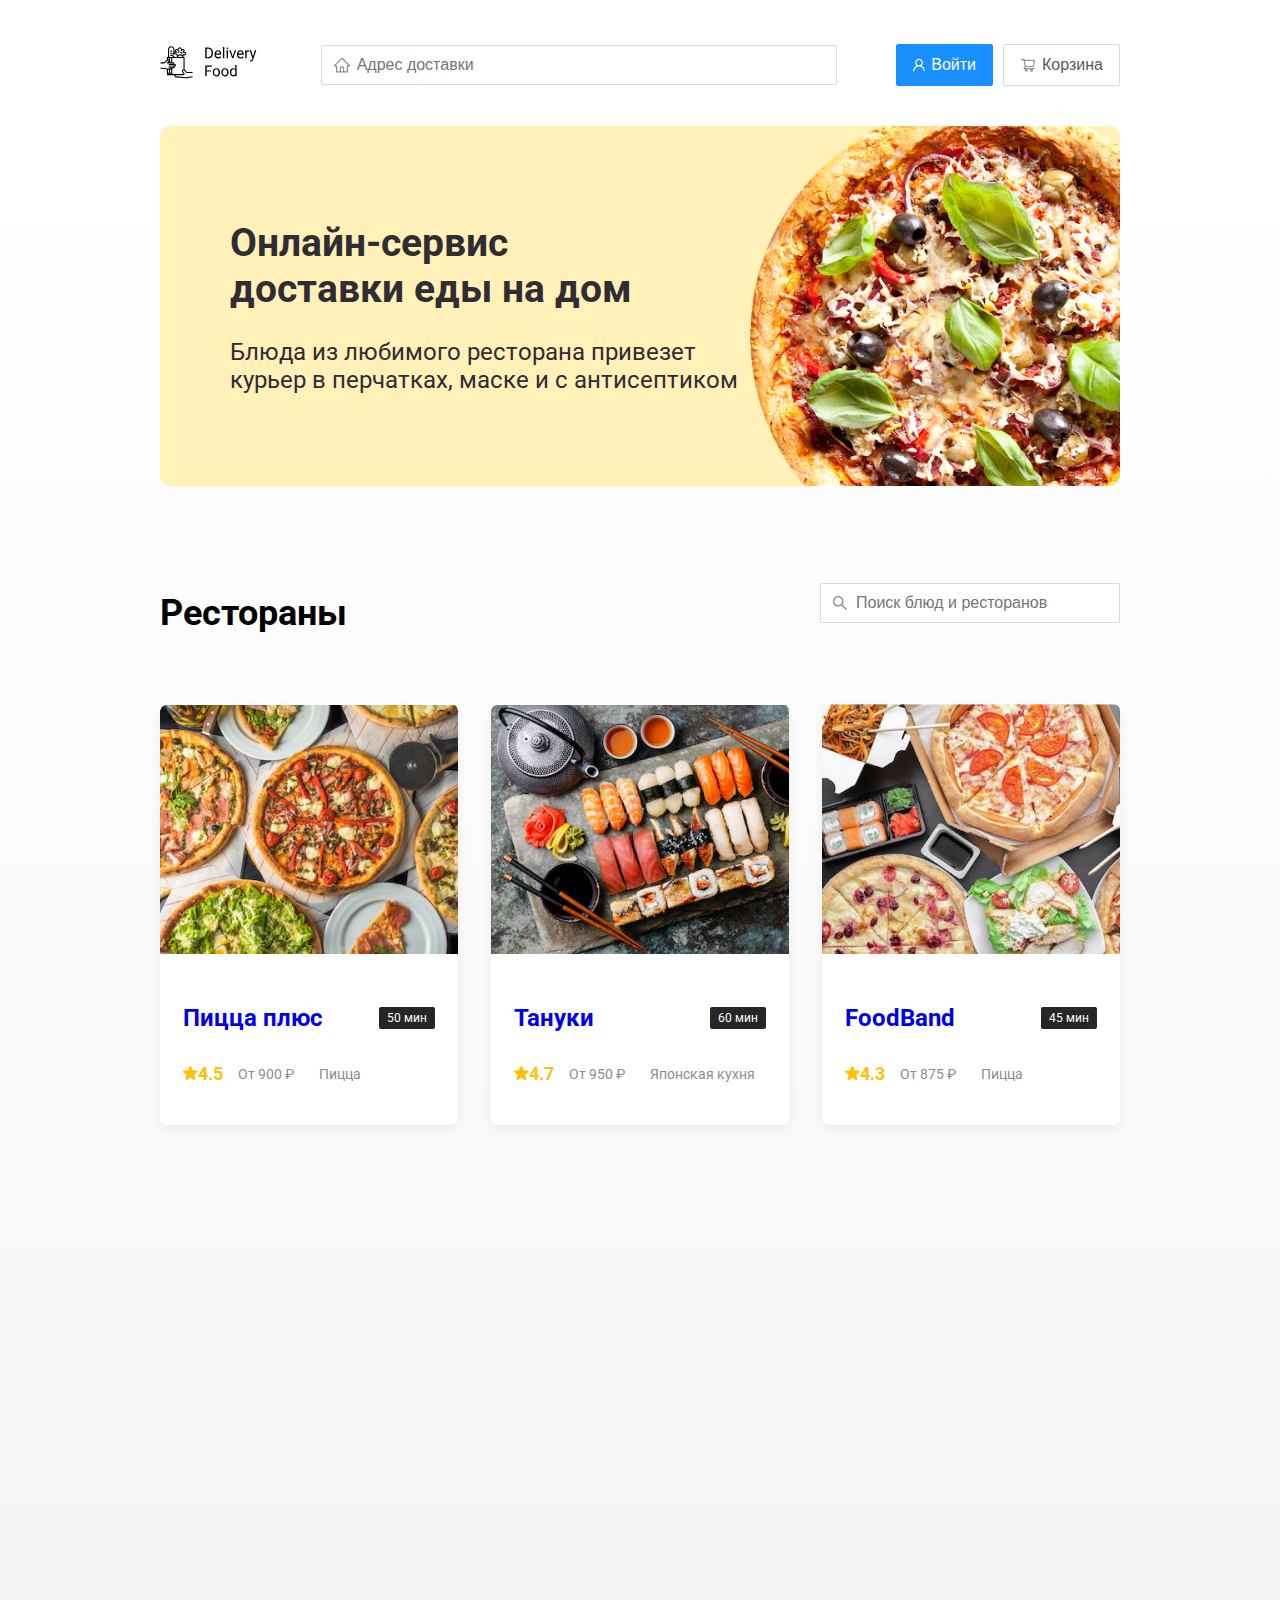
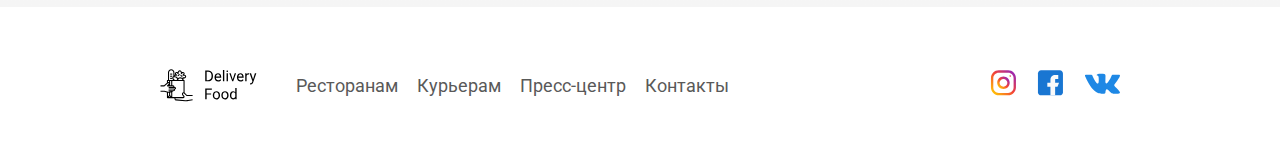
<file: index.html>
<!DOCTYPE html>
<html lang="en">
  <head>
    <link rel="stylesheet" href="css\style.css" />
    <link rel="stylesheet" href="css\normalize.css" />
    <link
      href="https://fonts.googleapis.com/css2?family=Roboto:wght@400;700&display=swap"
      rel="stylesheet"
    />
    <link rel="stylesheet" href="css\animate.css" />
    <meta charset="UTF-8" />
    <meta name="viewport" content="width=device-width, initial-scale=1.0" />
    <meta http-equiv="X-UA-Compatible" content="ie=edge" />
    <title>Delivery Food - доставка еды на дом</title>
  </head>
  <body>
    <div class="container">
      <header class="header">
        <a href="index.html" class="logo "
          ><img src="img\logo.svg" alt="logo" class="logo"
        /></a>
        <input
          type="text"
          class="input input-address"
          placeholder="Адрес доставки"
        />
        <div class="buttons">
          <button class="button button-primary">
            <img src="img/user.svg" alt="user" class="button-icon" /><span
              class="button-text"
              >Войти</span
            >
          </button>
          <button class="button" id="buy-button">
            <img src="img/buy.svg" alt="" class="button-icon" /><span
              class="button-text"
              >Корзина</span
            >
          </button>
        </div>
      </header>
    </div>

    <main class="main">
      <div class="container">
        <section class="promo">
          <h1 class="promo-title">
            Онлайн-сервис <br />
            доставки еды на дом
          </h1>
          <p class="promo-text">
            Блюда из любимого ресторана привезет курьер в перчатках, маске и с
            антисептиком
          </p>
        </section>
        <section class="restaurants">
          <div class="section-heading">
            <h2 class="section-tittle">Рестораны</h2>
          </div>
          <input
            type="text"
            class="input input-search"
            placeholder="Поиск блюд и ресторанов"
          />
        </section>

        <section class="cards">
          <a
            href="zhadina_pizza.html"
            class="card wow fadeInUp"
            data-wow-delay="0.2s"
          >
            <img src="img\pizzaplus.jpg" alt="" class="card-image" />
            <div class="card-text">
              <div class="card-heading">
                <h3 class="card-tittle">Пицца плюс</h3>
                <span class="card-tag tag">50 мин</span>
              </div>
              <div class="card-info">
                <div class="rating">
                  <img src="img\rating.svg" alt="star" />4.5
                </div>
                <div class="price">От 900 ₽</div>
                <div class="category">Пицца</div>
              </div>
            </div>
          </a>

          <a
            href="zhadina_pizza.html"
            class="card wow fadeInUp"
            data-wow-delay="0.4s"
          >
            <img src="img\tanuki2.jpg" alt="" / class="card-image">
            <div class="card-text">
              <div class="card-heading">
                <h3 class="card-tittle">Тануки</h3>
                <span class="card-tag tag">60 мин</span>
              </div>
              <div class="card-info">
                <div class="rating">
                  <img src="img\rating.svg" alt="star" />4.7
                </div>
                <div class="price">От 950 ₽</div>
                <div class="category">Японская кухня</div>
              </div>
            </div>
          </a>

          <a
            href="zhadina_pizza.html"
            class="card wow fadeInUp"
            data-wow-delay="0.6s"
          >
            <img src="img\foodband.jpg" alt="" / class="card-image">
            <div class="card-text">
              <div class="card-heading">
                <h3 class="card-tittle">FoodBand</h3>
                <span class="card-tag tag">45 мин</span>
              </div>
              <div class="card-info">
                <div class="rating">
                  <img src="img\rating.svg" alt="star" />4.3
                </div>
                <div class="price">От 875 ₽</div>
                <div class="category">Пицца</div>
              </div>
            </div>
          </a>

          <a
            href="zhadina_pizza.html"
            class="card wow fadeInUp"
            data-wow-delay="0.2s"
          >
            <img src="img\zhadina-pizza.jpg" alt="" / class="card-image">
            <div class="card-text">
              <div class="card-heading">
                <h3 class="card-tittle">Жадина пицца</h3>
                <span class="card-tag tag">55 мин</span>
              </div>
              <div class="card-info">
                <div class="rating">
                  <img src="img\rating.svg" alt="star" />4.8
                </div>
                <div class="price">От 920 ₽</div>
                <div class="category">Пицца</div>
              </div>
            </div>
          </a>

          <a
            href="zhadina_pizza.html"
            class="card wow fadeInUp"
            data-wow-delay="0.4s"
          >
            <img src="img\food2.jfif" alt="" / class="card-image">
            <div class="card-text">
              <div class="card-heading">
                <h3 class="card-tittle">Точка еды</h3>
                <span class="card-tag tag">40 мин</span>
              </div>
              <div class="card-info">
                <div class="rating">
                  <img src="img\rating.svg" alt="star" />4.5
                </div>
                <div class="price">От 780 ₽</div>
                <div class="category">Домашняя кухня</div>
              </div>
            </div>
          </a>

          <a
            href="zhadina_pizza.html"
            class="card wow fadeInUp"
            data-wow-delay="0.6s"
          >
            <img src="img\pizzaburger.jpg" alt="" / class="card-image">
            <div class="card-text">
              <div class="card-heading">
                <h3 class="card-tittle">PizzaBurger</h3>
                <span class="card-tag tag">30 мин</span>
              </div>
              <div class="card-info">
                <div class="rating">
                  <img src="img\rating.svg" alt="star" />4.5
                </div>
                <div class="price">От 200 ₽</div>
                <div class="category">Фаст фуд</div>
              </div>
            </div>
          </a>
        </section>
      </div>
    </main>

    <footer class="footer">
      <div class="container">
        <div class="footer-block">
          <img src="img\logo.svg" alt="logo" class="footer-logo" />
          <div class="footer-nav">
            <a href="#" class="footer-link">Ресторанам</a>
            <a href="#" class="footer-link">Курьерам</a>
            <a href="#" class="footer-link">Пресс-центр</a>
            <a href="#" class="footer-link">Контакты</a>
          </div>
          <div class="social-links">
            <a href="#" class="social-link"
              ><img src="img\inst.svg" alt="instagram"
            /></a>
            <a href="#" class="social-link"
              ><img src="img\fb.svg" alt="facebook"
            /></a>
            <a href="#" class="social-link"><img src="img\vk.svg" alt="vk"/></a>
          </div>
        </div>
      </div>
    </footer>

    <div class="modal">
      <div class="modal-dialog">
        <div class="modal-header">
          <h3 class="modal-tittle">Корзина</h3>
          <button class="close">&times;</button>
        </div>
        <div class="modal-body">
          <div class="food-row">
            <span class="food-name">Пепперони</span>
            <strong class="food-price">250 ₽</strong>
            <div class="food-couter">
              <button class="counter-button">-</button>
              <span class="counter">1</span>
              <button class="counter-button">+</button>
            </div>
          </div>
          <div class="food-row">
            <span class="food-name">Пепперони</span>
            <strong class="food-price">250 ₽</strong>
            <div class="food-couter">
              <button class="counter-button">-</button>
              <span class="counter">1</span>
              <button class="counter-button">+</button>
            </div>
          </div>
          <div class="food-row">
            <span class="food-name">Пепперони</span>
            <strong class="food-price">250 ₽</strong>
            <div class="food-couter">
              <button class="counter-button">-</button>
              <span class="counter">1</span>
              <button class="counter-button">+</button>
            </div>
          </div>
          <div class="food-row">
            <span class="food-name">Пепперони</span>
            <strong class="food-price">250 ₽</strong>
            <div class="food-couter">
              <button class="counter-button">-</button>
              <span class="counter">1</span>
              <button class="counter-button">+</button>
            </div>
          </div>
          <div class="food-row">
            <span class="food-name">Пепперони</span>
            <strong class="food-price">250 ₽</strong>
            <div class="food-couter">
              <button class="counter-button">-</button>
              <span class="counter">1</span>
              <button class="counter-button">+</button>
            </div>
          </div>
        </div>
        <div class="modal-footer">
          <span class="modal-price-tag">1250 P</span>
          <div class="footer-buttons">
            <button class="button button-primary">Оформить заказ</button>
            <button class="button">отмена</button>
          </div>
        </div>
      </div>
    </div>

    <script src="js\wow.min.js"></script>
    <script src="js\main.js"></script>
  </body>
</html>
</file>
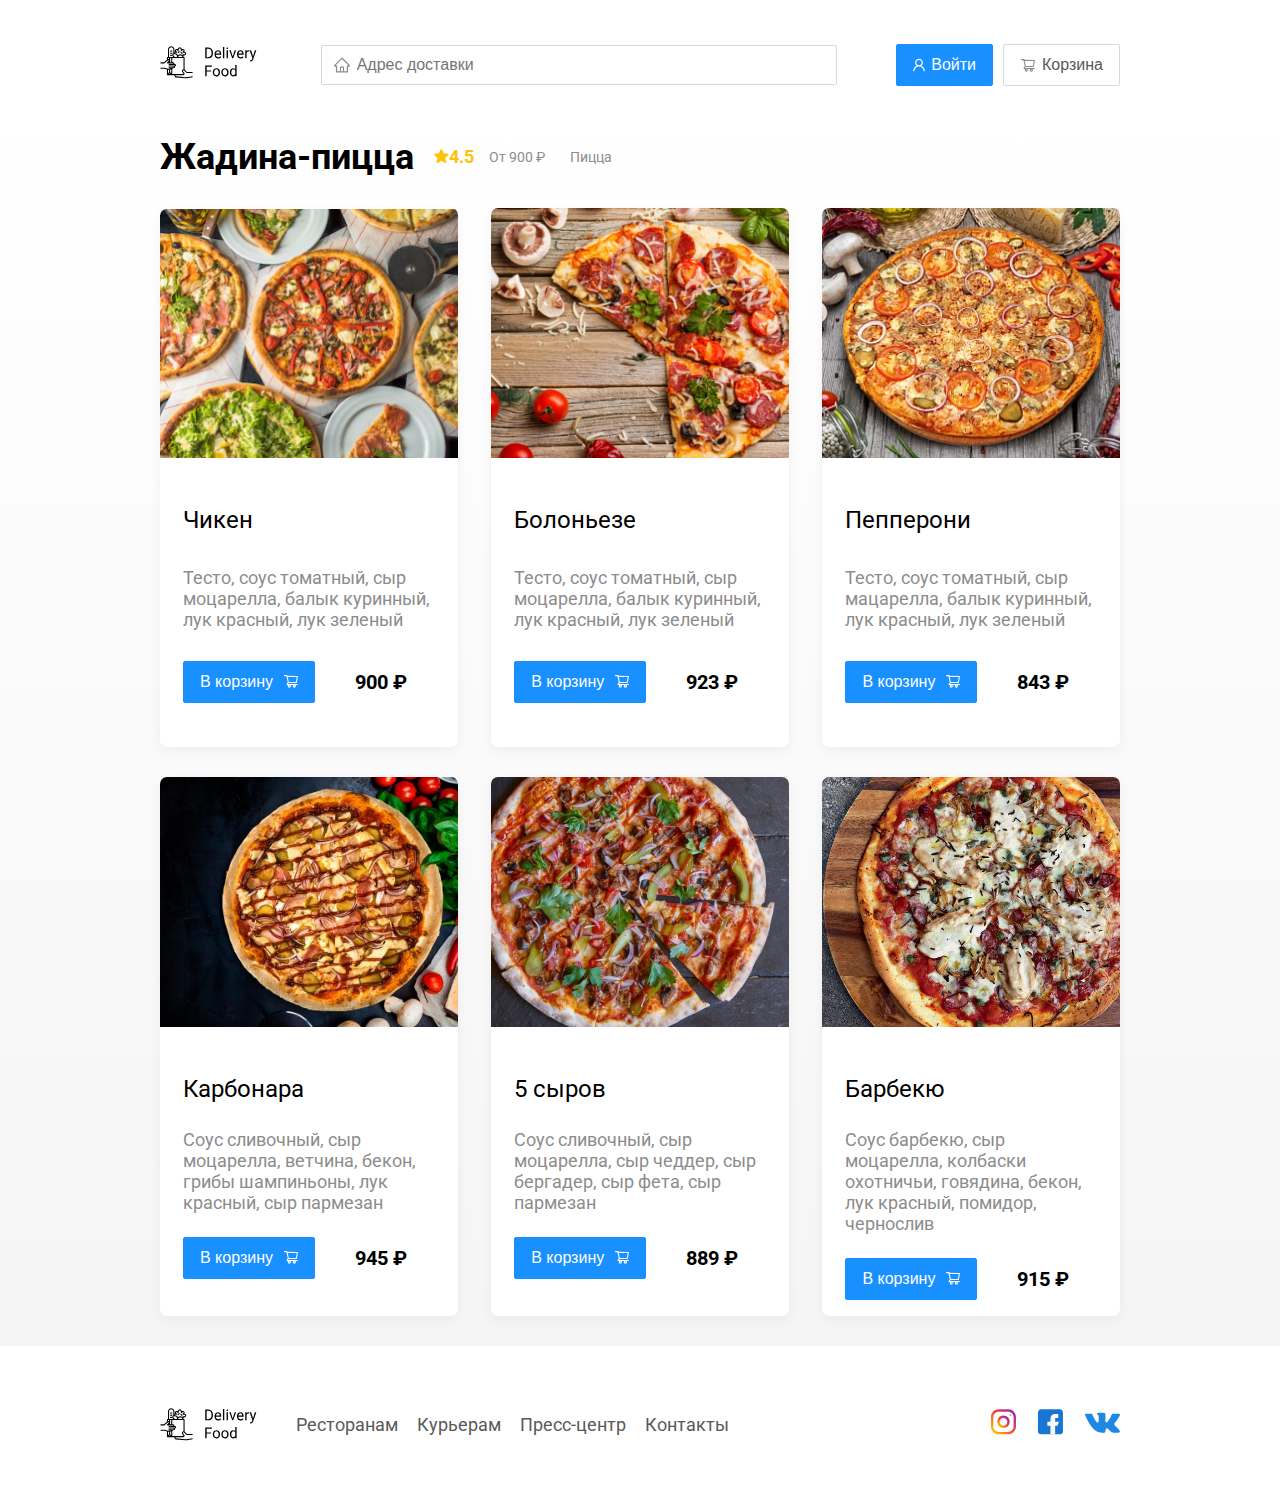
<file: zhadina_pizza.html>
<!DOCTYPE html>
<html lang="en">
  <head>
    <link rel="stylesheet" href="css\style.css" />
    <link rel="stylesheet" href="css\normalize.css" />
    <link
      href="https://fonts.googleapis.com/css2?family=Roboto:wght@400;700&display=swap"
      rel="stylesheet"
    />
    <link rel="stylesheet" href="css\animate.css" />
    <meta charset="UTF-8" />
    <meta name="viewport" content="width=device-width, initial-scale=1.0" />
    <meta http-equiv="X-UA-Compatible" content="ie=edge" />
    <title>Delivery Food - доставка еды на дом</title>
  </head>
  <body>
    <div class="container">
      <header class="header">
        <a href="index.html" class="logo"
          ><img src="img\logo.svg" alt="logo" class="logo"
        /></a>
        <input
          type="text"
          class="input input-address"
          placeholder="Адрес доставки"
        />
        <div class="buttons">
          <button class="button button-primary">
            <img src="img/user.svg" alt="user" class="button-icon" /><span
              class="button-text"
              >Войти</span
            >
          </button>
          <button class="button" id="buy-button">
            <img src="img/buy.svg" alt="" class="button-icon" /><span
              class="button-text"
              >Корзина</span
            >
          </button>
        </div>
      </header>
    </div>

    <main class="main">
      <div class="container">
        <div class="section-heading">
          <h2 class="section-tittle">Жадина-пицца</h2>
          <div class="card-info">
            <div class="rating"><img src="img\rating.svg" alt="star" />4.5</div>
            <div class="price">От 900 ₽</div>
            <div class="category">Пицца</div>
          </div>
        </div>

        <section class="cards">
          <div class="card card-menu wow fadeInUp" data-wow-delay="0.2s">
            <img src="img\pizzaplus.jpg" alt="" / class="card-image">
            <div class="card-text card-text-menu">
              <div class="card-heading">
                <h3 class="card-tittle card-tittle-reg">Чикен</h3>
              </div>
              <div class="card-info">
                <div class="ingridients">
                  Тесто, соус томатный, сыр моцарелла, балык куринный, лук
                  красный, лук зеленый
                </div>
              </div>
              <div class="card-buttons">
                <button class="button button-primary">
                  <span class="button-card-text">В корзину</span>
                  <img
                    src="img/shopping-cart2.svg"
                    alt=""
                    class="card-button-image"
                  />
                </button>
                <strong class="card-price-bold">900 ₽</strong>
              </div>
            </div>
          </div>

          <div class="card card-menu wow fadeInUp" data-wow-delay="0.4s">
            <img src="img\2.png" alt="" / class="card-image">
            <div class="card-text-menu card-text">
              <div class="card-heading">
                <h3 class="card-tittle card-tittle-reg">Болоньезе</h3>
              </div>
              <div class="card-info">
                <div class="ingridients">
                  Тесто, соус томатный, сыр моцарелла, балык куринный, лук
                  красный, лук зеленый
                </div>
              </div>
              <div class="card-buttons">
                <button class="button button-primary">
                  <span class="button-card-text">В корзину</span>
                  <img
                    src="img/shopping-cart2.svg"
                    alt=""
                    class="card-button-image"
                  />
                </button>
                <strong class="card-price-bold">923 ₽</strong>
              </div>
            </div>
          </div>

          <div class="card card-menu wow fadeInUp" data-wow-delay="0.6s">
            <img src="img\3.png" alt="" / class="card-image">
            <div class="card-text card-text-menu">
              <div class="card-heading">
                <h3 class="card-tittle card-tittle-reg">Пепперони</h3>
              </div>
              <div class="card-info">
                <div class="ingridients">
                  Тесто, соус томатный, сыр мацарелла, балык куринный, лук
                  красный, лук зеленый
                </div>
              </div>
              <div class="card-buttons">
                <button class="button button-primary">
                  <span class="button-card-text">В корзину</span>
                  <img
                    src="img/shopping-cart2.svg"
                    alt=""
                    class="card-button-image"
                  />
                </button>
                <strong class="card-price-bold">843 ₽</strong>
              </div>
            </div>
          </div>

          <div class="card card-menu wow fadeInUp" data-wow-delay="0.2s">
            <img src="img\4.jpg" alt="" / class="card-image">
            <div class="card-text card-text-menu">
              <div class="card-heading">
                <h3 class="card-tittle card-tittle-reg">Карбонара</h3>
              </div>
              <div class="card-info">
                <div class="ingridients">
                  Соус сливочный, сыр моцарелла, ветчина, бекон, грибы
                  шампиньоны, лук красный, сыр пармезан
                </div>
              </div>
              <div class="card-buttons">
                <button class="button button-primary">
                  <span class="button-card-text">В корзину</span>
                  <img
                    src="img/shopping-cart2.svg"
                    alt=""
                    class="card-button-image"
                  />
                </button>
                <strong class="card-price-bold">945 ₽</strong>
              </div>
            </div>
          </div>

          <div class="card card-menu wow fadeInUp" data-wow-delay="0.4s">
            <img src="img\5.jpg" alt="" / class="card-image">
            <div class="card-text card-text-menu">
              <div class="card-heading">
                <h3 class="card-tittle card-tittle-reg">5 сыров</h3>
              </div>
              <div class="card-info">
                <div class="ingridients">
                  Cоус сливочный, сыр моцарелла, сыр чеддер, сыр бергадер, сыр
                  фета, сыр пармезан
                </div>
              </div>
              <div class="card-buttons">
                <button class="button button-primary">
                  <span class="button-card-text">В корзину</span>
                  <img
                    src="img/shopping-cart2.svg"
                    alt=""
                    class="card-button-image"
                  />
                </button>
                <strong class="card-price-bold">889 ₽</strong>
              </div>
            </div>
          </div>

          <div class="card card-menu wow fadeInUp" data-wow-delay="0.6s">
            <img src="img\6.jpg" alt="" / class="card-image">
            <div class="card-text card-text-menu">
              <div class="card-heading">
                <h3 class="card-tittle card-tittle-reg">Барбекю</h3>
              </div>
              <div class="card-info">
                <div class="ingridients">
                  Cоус барбекю, сыр моцарелла, колбаски охотничьи, говядина,
                  бекон, лук красный, помидор, чернослив
                </div>
              </div>
              <div class="card-buttons">
                <button class="button button-primary">
                  <span class="button-card-text">В корзину</span>
                  <img
                    src="img/shopping-cart2.svg"
                    alt=""
                    class="card-button-image"
                  />
                </button>
                <strong class="card-price-bold">915 ₽</strong>
              </div>
            </div>
          </div>
        </section>
      </div>
    </main>

    <footer class="footer">
      <div class="container">
        <div class="footer-block">
          <img src="img\logo.svg" alt="logo" class="footer-logo" />
          <div class="footer-nav">
            <a href="#" class="footer-link">Ресторанам</a>
            <a href="#" class="footer-link">Курьерам</a>
            <a href="#" class="footer-link">Пресс-центр</a>
            <a href="#" class="footer-link">Контакты</a>
          </div>
          <div class="social-links">
            <a href="#" class="social-link"
              ><img src="img\inst.svg" alt="instagram"
            /></a>
            <a href="#" class="social-link"
              ><img src="img\fb.svg" alt="facebook"
            /></a>
            <a href="#" class="social-link"><img src="img\vk.svg" alt="vk"/></a>
          </div>
        </div>
      </div>
    </footer>

    <div class="modal">
      <div class="modal-dialog">
        <div class="modal-header">
          <h3 class="modal-tittle">Корзина</h3>
          <button class="close">&times;</button>
        </div>
        <div class="modal-body">
          <div class="food-row">
            <span class="food-name">Пепперони</span>
            <strong class="food-price">250 ₽</strong>
            <div class="food-couter">
              <button class="counter-button">-</button>
              <span class="counter">1</span>
              <button class="counter-button">+</button>
            </div>
          </div>
          <div class="food-row">
            <span class="food-name">Пепперони</span>
            <strong class="food-price">250 ₽</strong>
            <div class="food-couter">
              <button class="counter-button">-</button>
              <span class="counter">1</span>
              <button class="counter-button">+</button>
            </div>
          </div>
          <div class="food-row">
            <span class="food-name">Пепперони</span>
            <strong class="food-price">250 ₽</strong>
            <div class="food-couter">
              <button class="counter-button">-</button>
              <span class="counter">1</span>
              <button class="counter-button">+</button>
            </div>
          </div>
          <div class="food-row">
            <span class="food-name">Пепперони</span>
            <strong class="food-price">250 ₽</strong>
            <div class="food-couter">
              <button class="counter-button">-</button>
              <span class="counter">1</span>
              <button class="counter-button">+</button>
            </div>
          </div>
          <div class="modal-footer">
            <span class="modal-price-tag">1250 P</span>
            <div class="footer-buttons">
              <button class="button button-primary">Оформить заказ</button>
              <button class="button">отмена</button>
            </div>
          </div>
        </div>
      </div>
    </div>
    <script src="js\wow.min.js"></script>
    <script src="js\main.js"></script>
  </body>
</html>
</file>
